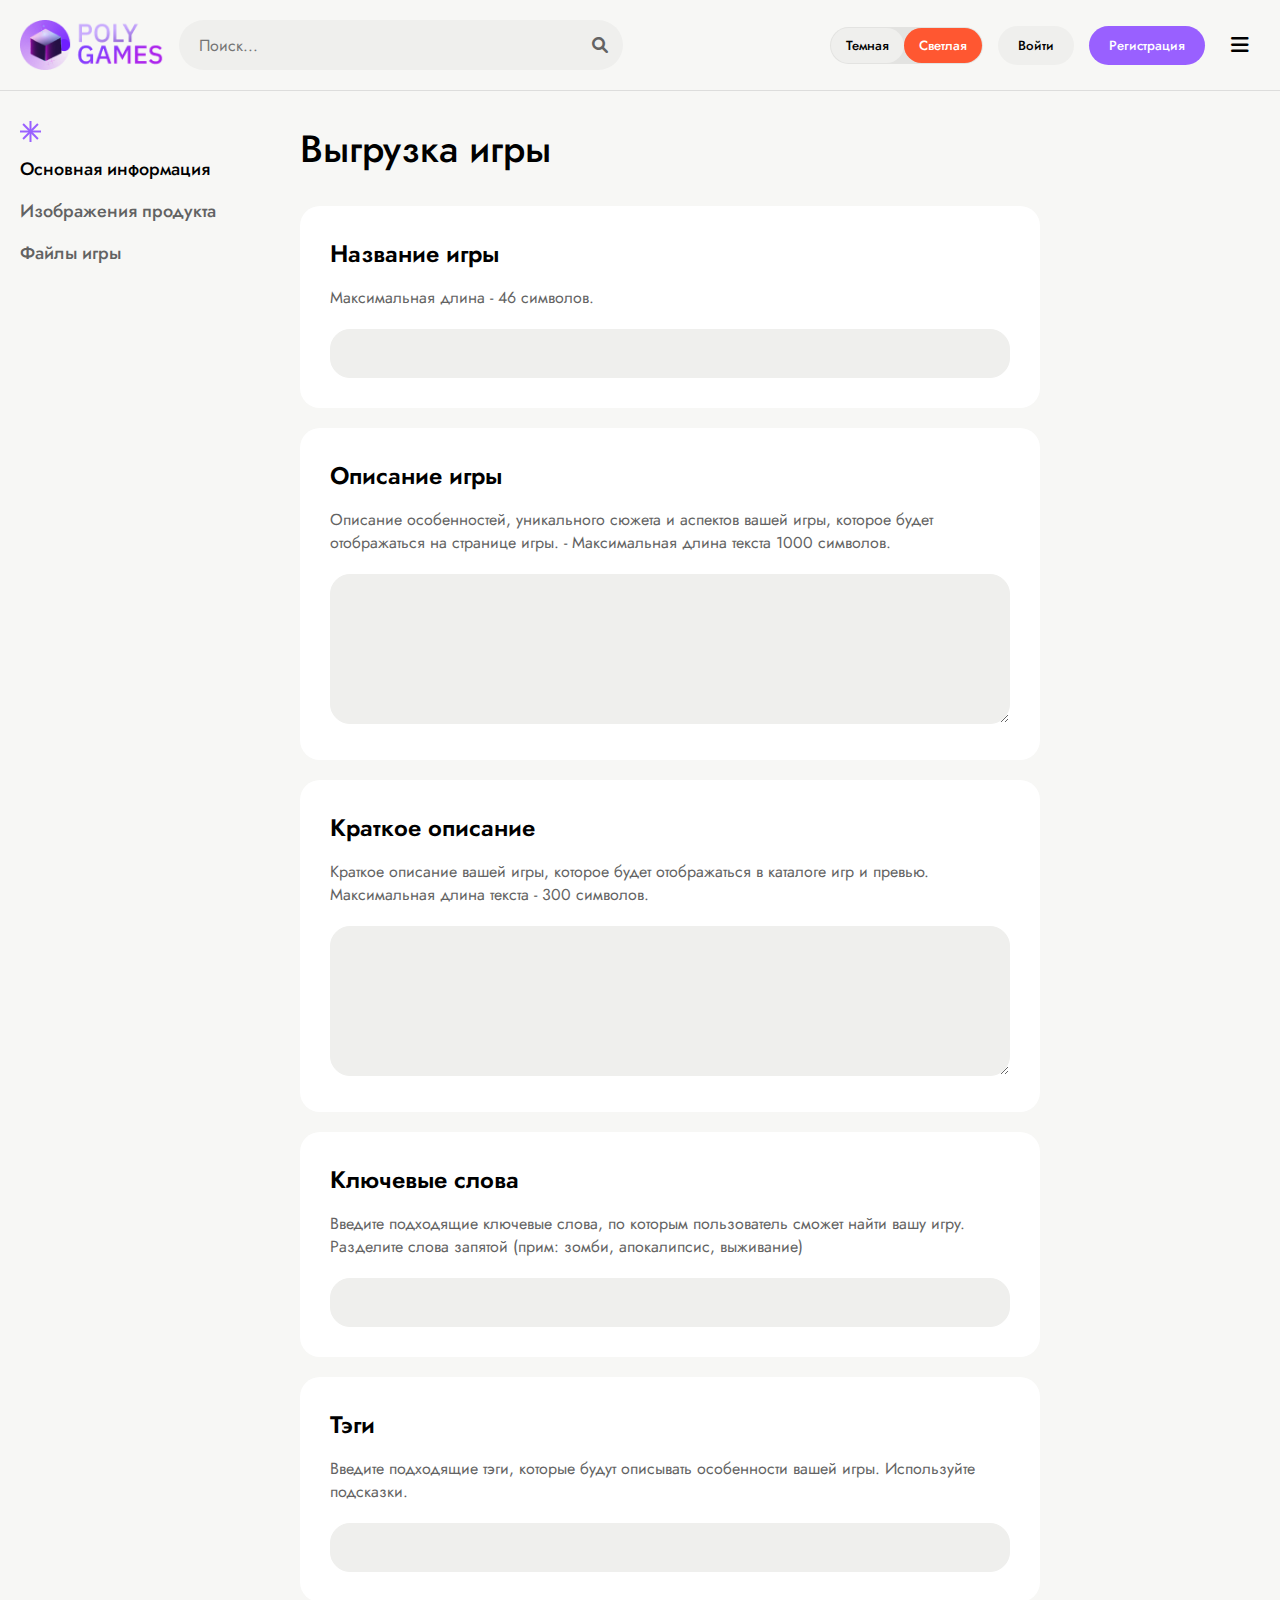
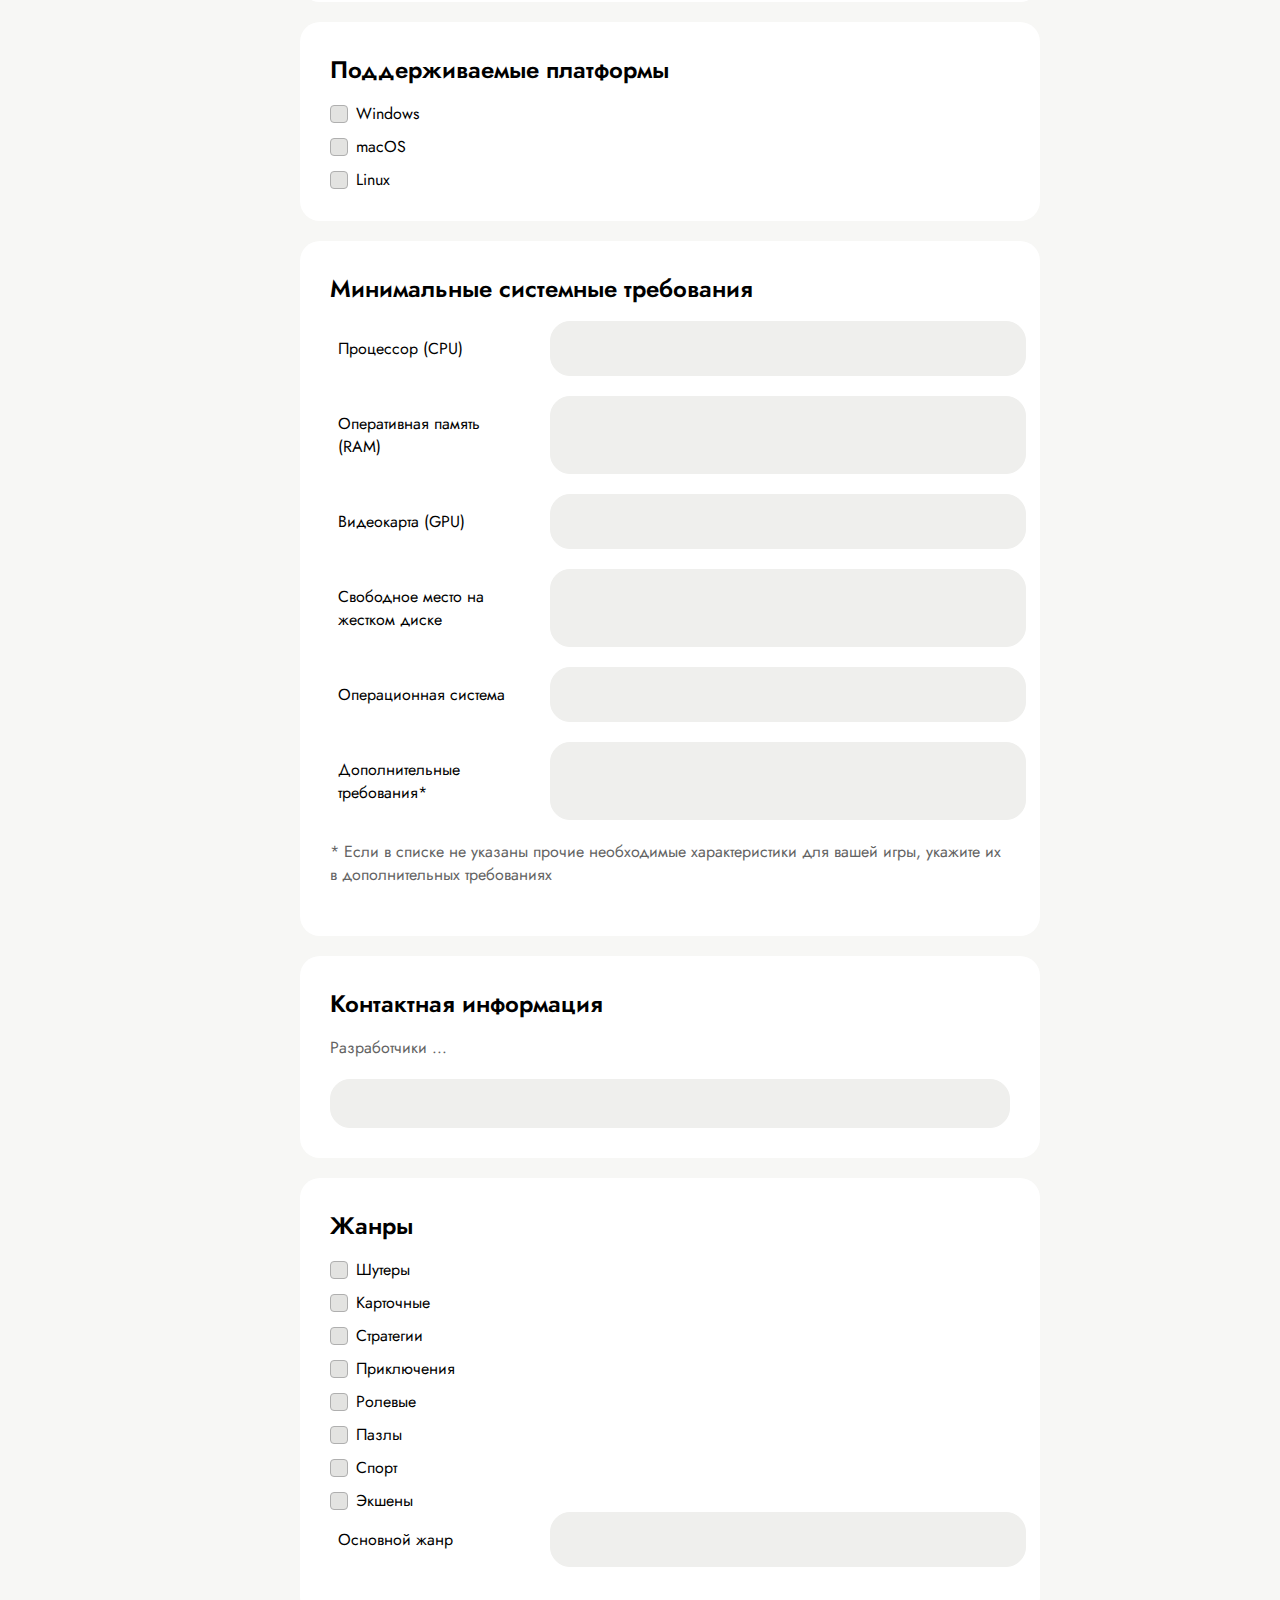
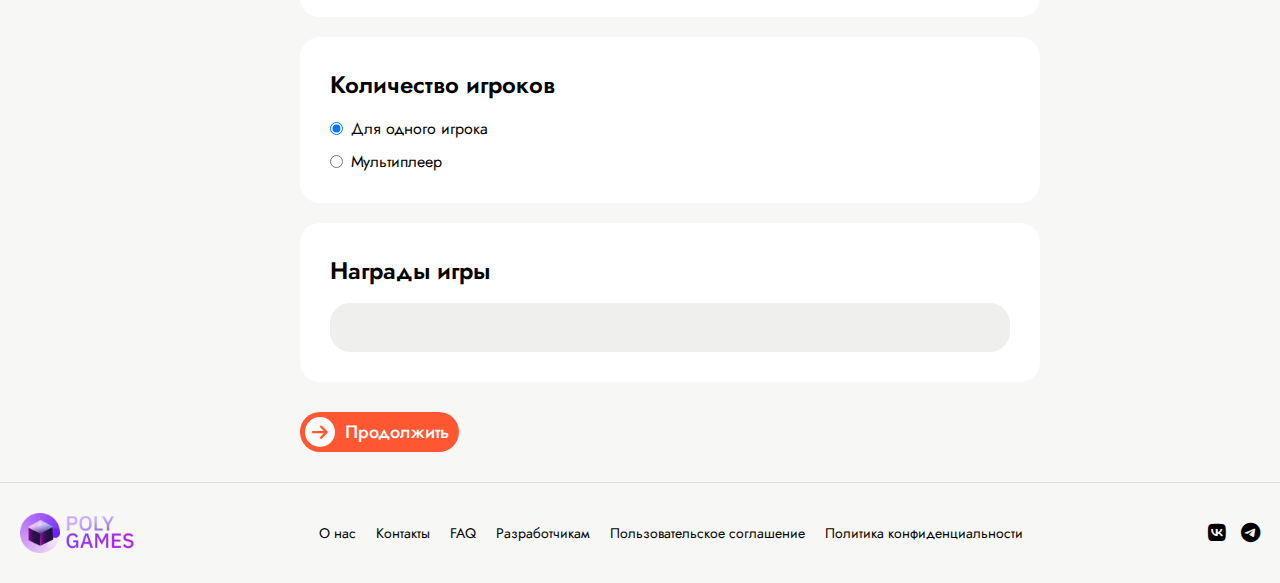
<file: Loading form/index.html>
<!DOCTYPE html>
<html lang="ru">
<head>
    <meta charset="UTF-8">
    <meta name="viewport" content="width=device-width, initial-scale=1.0">
    <title>Выгрузка игры</title>
    <link href="https://fonts.googleapis.com/css2?family=Jost:wght@400;500;600&display=swap" rel="stylesheet">
    <link rel="stylesheet" href="https://cdnjs.cloudflare.com/ajax/libs/font-awesome/6.0.0-beta3/css/all.min.css">
    <link rel="stylesheet" href="styles.css">
</head>
<body>
    <header>
        <div class="container">
            <div class="header-content">
                <div class="logo-container">
                    <img src="poly_games.png" alt="Logo" class="logo">
                    <img src="mospoly.png" alt="University Logo" class="university-logo">
                    <div class="search-bar">
                        <input type="text" placeholder="Поиск...">
                        <i class="fas fa-search"></i>
                    </div>
                </div>
                <div class="header-actions">
                    <div class="theme-switcher">
                        <button class="btn-theme dark" data-theme="dark">Темная</button>
                        <button class="btn-theme light" data-theme="light">Светлая</button>
                    </div>
                    <button class="btn btn-login">Войти</button>
                    <button class="btn btn-register">Регистрация</button>
                    <button class="btn btn-menu" id="menu-toggle">
                        <i class="fas fa-bars"></i>
                    </button>
                </div>
                <div class="mobile-menu-icon">
                    <i class="fas fa-bars"></i>
                </div>
            </div>
        </div>
    </header>

    <main class="main-content">
        <div class="container">
            <div class="main-layout">
                <aside class="sidebar" id="sidebar">
                    <ul class="sidebar-list">
                        <li>
                            <svg width="21" height="21" viewBox="0 0 21 21" fill="none" xmlns="http://www.w3.org/2000/svg">
                            <path d="M10.5 0V21" stroke="#9960FF" stroke-width="2"/>
                            <path d="M0 10.5L21 10.5" stroke="#9960FF" stroke-width="2"/>
                            <path d="M3.07422 3.0752L17.9235 17.9244" stroke="#9960FF" stroke-width="2"/>
                            <path d="M3.07422 17.9248L17.9235 3.07556" stroke="#9960FF" stroke-width="2"/>
                            </svg>
                        </li>
                        <li class="sidebar-item">
                            <a href="#" class="sidebar-link active" data-page="main-info">Основная информация</a>
                        </li>
                        <li class="sidebar-item">
                            <a href="#" class="sidebar-link" data-page="images-page">Изображения продукта</a>
                        </li>
                        <li class="sidebar-item">
                            <a href="#" class="sidebar-link">Файлы игры</a>
                        </li>
                    </ul>
                </aside>

                <section class="content-area" id="main-info">
                    <h1 class="page-title">Выгрузка игры</h1>
                    
                    <div class="card">
                        <h2 class="card-title">Название игры</h2>
                        <p class="card-text">Максимальная длина - 46 символов.</p>
                        <input type="text" class="form-control" maxlength="46">
                        <div class="loading-image"></div>
                    </div>
                    
                    <div class="card">
                        <h2 class="card-title">Описание игры</h2>
                        <p class="card-text">Описание особенностей, уникального сюжета и аспектов вашей игры, которое будет отображаться на странице игры. - Максимальная длина текста 1000 символов.</p>
                        <textarea class="form-control" maxlength="1000"></textarea>
                        <div class="loading-image"></div>
                    </div>
                    
                    <div class="card">
                        <h2 class="card-title">Краткое описание</h2>
                        <p class="card-text">Краткое описание вашей игры, которое будет отображаться в каталоге игр и превью. Максимальная длина текста - 300 символов.</p>
                        <textarea class="form-control" maxlength="300"></textarea>
                        <div class="loading-image"></div>
                    </div>
                    
                    <div class="card">
                        <h2 class="card-title">Ключевые слова</h2>
                        <p class="card-text">Введите подходящие ключевые слова, по которым пользователь сможет найти вашу игру. Разделите слова запятой (прим: зомби, апокалипсис, выживание)</p>
                        <input type="text" class="form-control">
                        <div class="loading-image"></div>
                    </div>
                    
                    <div class="card">
                        <h2 class="card-title">Тэги</h2>
                        <p class="card-text">Введите подходящие тэги, которые будут описывать особенности вашей игры. Используйте подсказки.</p>
                        <input type="text" class="form-control">
                        <div class="loading-image"></div>
                    </div>
                    
                    <div class="card">
                        <h2 class="card-title">Поддерживаемые платформы</h2>
                        <div class="checkbox-group">
                            <label class="checkbox-label">
                                <input type="checkbox" class="checkbox-input"> Windows
                            </label>
                            <label class="checkbox-label">
                                <input type="checkbox" class="checkbox-input"> macOS
                            </label>
                            <label class="checkbox-label">
                                <input type="checkbox" class="checkbox-input"> Linux
                            </label>
                        </div>
                        <div class="loading-image"></div>
                    </div>
                    
                    <div class="card">
                        <h2 class="card-title">Минимальные системные требования</h2>
                        <div class="form-group">
                            <label for="text">Процессор (CPU)</label>
                            <input type="text" class="form-control" placeholder="">
                        </div>
                        <div class="form-group">
                            <label for="text">Оперативная память (RAM)</label>
                            <input type="text" class="form-control" placeholder="">
                        </div>
                        <div class="form-group">
                            <label for="text">Видеокарта (GPU)</label>
                            <input type="text" class="form-control" placeholder="">
                        </div>
                        <div class="form-group">
                            <label for="text">Свободное место на жестком диске</label>
                            <input type="text" class="form-control" placeholder="">
                        </div>
                        <div class="form-group">
                            <label for="text">Операционная система</label>
                            <input type="text" class="form-control" placeholder="">
                        </div>
                        <div class="form-group">
                            <label for="text">Дополнительные требования*</label>
                            <input type="text" class="form-control" placeholder="">
                        </div>
                        <p class="card-text">* Если в списке не указаны прочие необходимые характеристики для вашей игры, укажите их в дополнительных требованиях</p>
                        <div class="loading-image"></div>
                    </div>
                    
                    <div class="card">
                        <h2 class="card-title">Контактная информация</h2>
                        <p class="card-text">Разработчики ...</p>
                        <input type="text" class="form-control">
                        <div class="loading-image"></div>
                    </div>
                    
                    <div class="card">
                        <h2 class="card-title">Жанры</h2>
                        <div class="checkbox-group">
                            <label class="checkbox-label">
                                <input type="checkbox" class="checkbox-input"> Шутеры
                            </label>
                            <label class="checkbox-label">
                                <input type="checkbox" class="checkbox-input"> Карточные
                            </label>
                            <label class="checkbox-label">
                                <input type="checkbox" class="checkbox-input"> Стратегии
                            </label>
                            <label class="checkbox-label">
                                <input type="checkbox" class="checkbox-input"> Приключения
                            </label>
                            <label class="checkbox-label">
                                <input type="checkbox" class="checkbox-input"> Ролевые
                            </label>
                            <label class="checkbox-label">
                                <input type="checkbox" class="checkbox-input"> Пазлы
                            </label>
                            <label class="checkbox-label">
                                <input type="checkbox" class="checkbox-input"> Спорт
                            </label>
                            <label class="checkbox-label">
                                <input type="checkbox" class="checkbox-input"> Экшены
                            </label>
                        </div>
                        <div class="form-group">
                            <label for="text">Основной жанр</label>
                            <input type="text" class="form-control" placeholder="">
                        </div>
                        <div class="loading-image"></div>
                    </div>
                    
<div class="card">
    <h2 class="card-title">Количество игроков</h2>
    <div class="radio-group">
        <label class="radio-label">
            <input type="radio" name="players" class="radio-input" value="single" checked>
            <span>Для одного игрока</span>
        </label>
        <label class="radio-label">
            <input type="radio" name="players" class="radio-input" value="multi">
            <span>Мультиплеер</span>
        </label>
    </div>
    <div class="loading-image"></div>
</div>
                    
                    <div class="card">
                        <h2 class="card-title">Награды игры</h2>
                        <input type="text" class="form-control">
                        <div class="loading-image"></div>
                    </div>
                    
                    <button class="btn btn-continue">Продолжить</button>
                </section>

                <section class="content-area" id="images-page" style="display: none;">
                    <h1 class="page-title">Изображения продукта</h1>
                    
                    <div class="card">
                        <h2 class="card-title">Иконка</h2>
                        <p class="card-text">Иконка вашей игры, которая будет отображаться в каталоге. Размер 512 х 512 пикселей. Формат PNG.</p>
                        <div class="file-upload">
                            <i class="fas fa-cloud-upload-alt"></i>
                            <p class="file-upload-text">Выберите файл или перетащите его сюда</p>
                        </div>
                        <div class="loading-image"></div>
                    </div>
                    
                    <div class="card">
                        <h2 class="card-title">Обложка</h2>
                        <p class="card-text">Обложка вашей игры, которая будет отображаться на странице игры. Размер 800 х 470 пикселей. Формат PNG.</p>
                        <div class="file-upload">
                            <i class="fas fa-cloud-upload-alt"></i>
                            <p class="file-upload-text">Выберите файл или перетащите его сюда</p>
                        </div>
                        <div class="loading-image"></div>
                    </div>
                    
                    <div class="card">
                        <h2 class="card-title">Скриншоты</h2>
                        <p class="card-text">Скриншоты из вашей игры, которые будут отображаться на странице игры.</p>
                        <div class="file-upload">
                            <i class="fas fa-cloud-upload-alt"></i>
                            <p class="file-upload-text">Выберите файл или перетащите его сюда</p>
                        </div>
                        <div class="loading-image"></div>
                    </div>
                    
                    <div class="card">
                        <h2 class="card-title">Трейлер</h2>
                        <p class="card-text">Представьте элементы игрового процесса, выделив преимущества и уникальные черты игры. Размещение соответствующих промо-материалов в каталоге направлено на привлечение дополнительного внимания пользователей. Соотношение сторон 16 : 9. Формат MP4.</p>
                        <div class="file-upload">
                            <i class="fas fa-cloud-upload-alt"></i>
                            <p class="file-upload-text">Выберите файл или перетащите его сюда</p>
                        </div>
                        <div class="loading-image"></div>
                    </div>
                    
                    <button class="btn btn-continue">Продолжить</button>
                </section>
            </div>
        </div>
    </main>

    <footer>
        <div class="container">
            <div class="footer-content">
                <img src="poly_games.png" alt="Logo" class="footer-logo">
                <div class="footer-links">
                    <a href="#" class="footer-link">О нас</a>
                    <a href="#" class="footer-link">Контакты</a>
                    <a href="#" class="footer-link">FAQ</a>
                    <a href="#" class="footer-link">Разработчикам</a>
                    <a href="#" class="footer-link">Пользовательское соглашение</a>
                    <a href="#" class="footer-link">Политика конфиденциальности</a>
                </div>
                <div class="footer-social">
                    <a href="#" class="social-icon"><i class="fab fa-vk"></i></a>
                    <a href="#" class="social-icon"><i class="fab fa-telegram"></i></a>
                </div>
            </div>
        </div>
    </footer>

    <script src="script.js"></script>
</body>
</html>
</file>
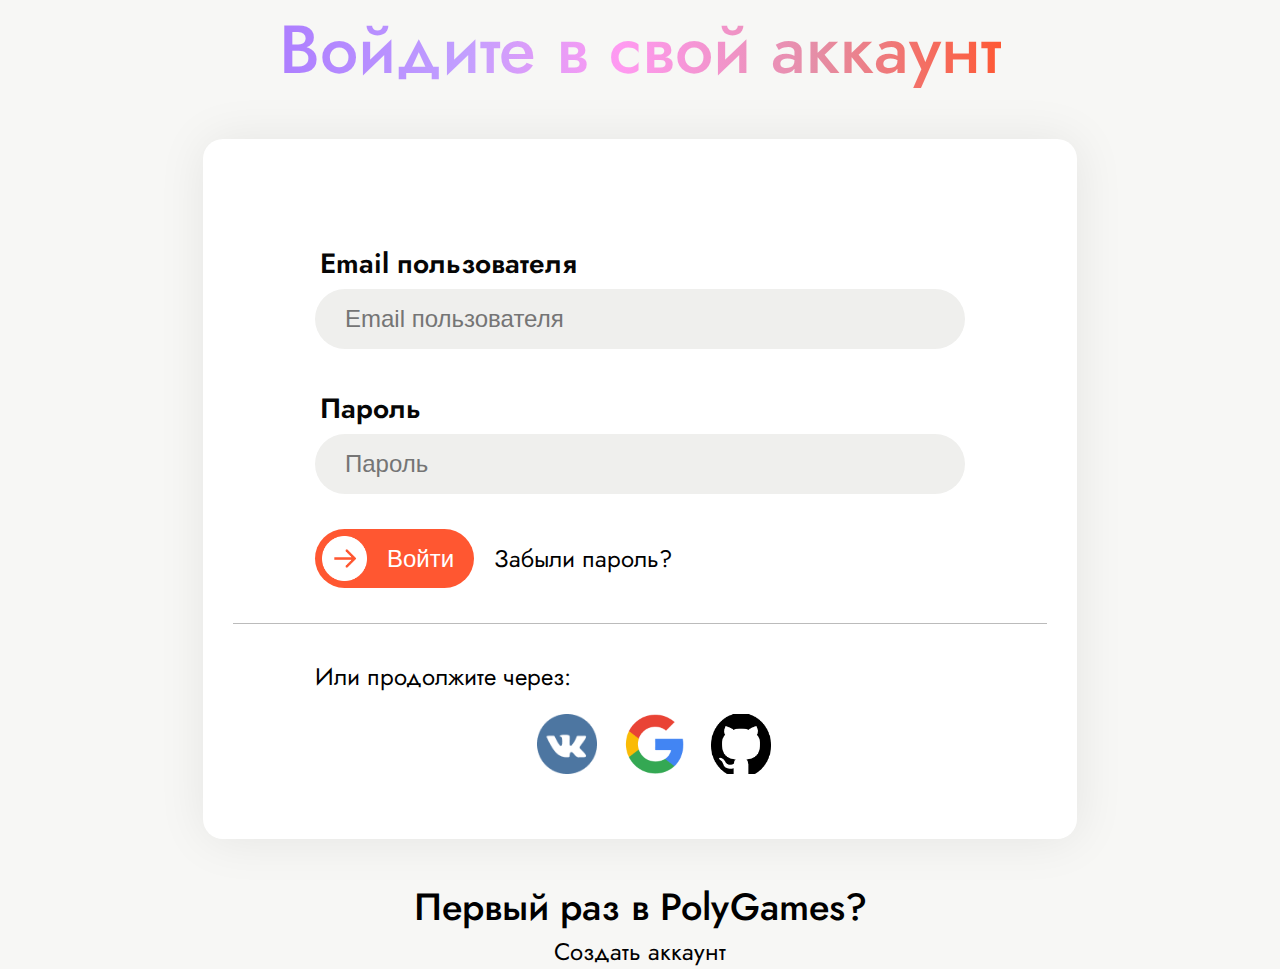
<file: login-page/login.html>
<!DOCTYPE html>
<html lang="ru">
<head>
    <meta charset="UTF-8">
    <meta name="viewport" content="width=device-width, initial-scale=1.0">
    <title>PolyGames - Вход</title>
    <link rel="stylesheet" href="login.css">
    <link rel="preconnect" href="https://fonts.googleapis.com">
<link rel="preconnect" href="https://fonts.gstatic.com" crossorigin>
<link href="https://fonts.googleapis.com/css2?family=Jost:ital,wght@0,100..900;1,100..900&family=PT+Sans+Caption:wght@400;700&display=swap" rel="stylesheet">
</head>
<body>
    <main>
        <div class="login-title">
            <h2>Войдите в свой аккаунт</h2>
        </div>
        <div class="login-box">
            <form>
                <label for="email">Email пользователя</label>
                <input type="email" id="email" placeholder="Email пользователя" required>

                <label for="password">Пароль</label>
                <input type="password" id="password" placeholder="Пароль" required>

                <div class="login-actions">
                    <button type="submit" class="login-btn">
                    <img src="icon/Subbutton.png" alt="">
                    <p>Войти</p>
                    </button>
                    <a href="#" class="forgot-password">Забыли пароль?</a>
                </div>
            </form>
            <div class="line"></div>
            <div class="social-section">
                <p>Или продолжите через:</p>
                <div class="social-btn">
                    <a href="">
                        <img src="icon/vk.png" alt="">
                    </a>
                    <a href="">
                        <img src="icon/google.png" alt="">
                    </a>
                    <a href="">
                        <img src="icon/github.png" alt="">
                    </a>
                </div>
            </div>
        </div>
        <div class="sign-section">
            <h3>Первый раз в PolyGames?</h3>
            <a href="">Создать аккаунт</a>
        </div>
    </main>
</body>
</html>
</file>
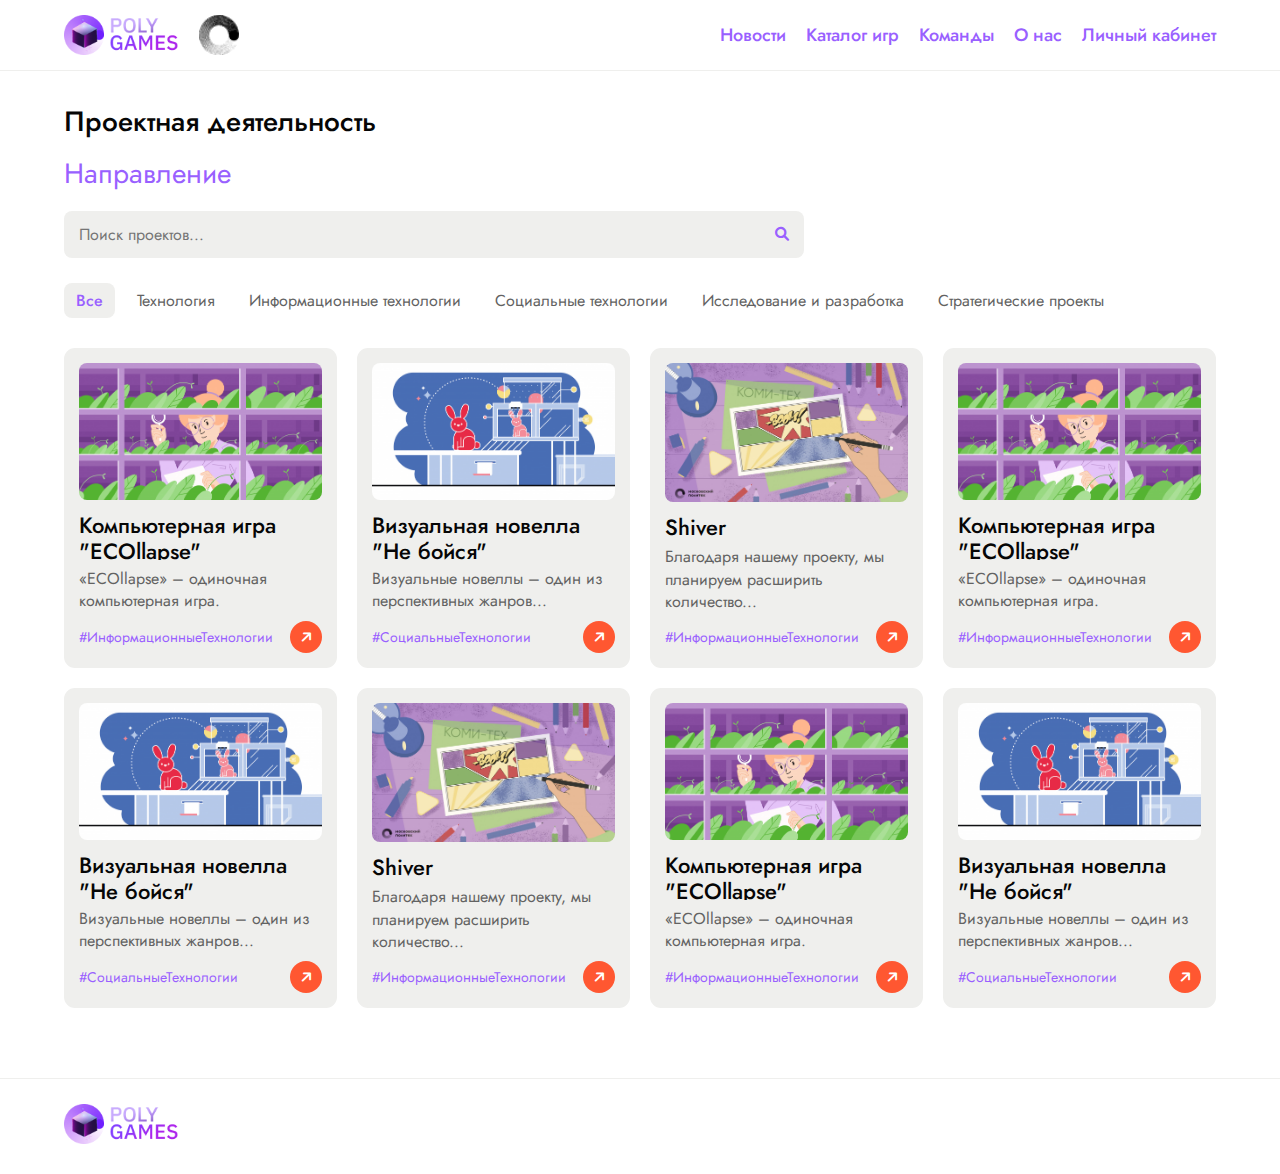
<file: projects page/projects.html>
<!DOCTYPE html>
<html lang="ru">
<head>
    <meta charset="UTF-8">
    <meta name="viewport" content="width=device-width, initial-scale=1.0">
    <title>Проектная деятельность</title>
    <link rel="stylesheet" href="css/style.css">
    <link href="https://fonts.googleapis.com/css2?family=Jost:wght@400;500&display=swap" rel="stylesheet">
    <link rel="stylesheet" href="https://cdnjs.cloudflare.com/ajax/libs/font-awesome/6.0.0-beta3/css/all.min.css">
</head>
<body>
    <header>
        <div class="header-container">
            <div class="logos">
                <img src="images/poly_games.png" alt="Project Logo" class="project-logo">
                <img src="images/mospoly.png" alt="Mospoly Logo" class="university-logo">
            </div>
            <nav class="desktop-nav">
                <a href="#">Новости</a>
                <a href="#">Каталог игр</a>
                <a href="#">Команды</a>
                <a href="#">О нас</a>
                <a href="#">Личный кабинет</a>
            </nav>
            <button class="mobile-menu-toggle">
                <i class="fas fa-bars"></i>
            </button>
            <nav class="mobile-nav">
                <a href="#">Новости</a>
                <a href="#">Каталог игр</a>
                <a href="#">Команды</a>
                <a href="#">О нас</a>
                <a href="#">Личный кабинет</a>
            </nav>
        </div>
    </header>

    <main>
        <section class="projects-section">
            <h1>Проектная деятельность</h1>
            <h2>Направление</h2>
            
            <div class="search-container">
                <input type="text" placeholder="Поиск проектов...">
                <i class="fas fa-search"></i>
            </div>
            
            <div class="filters">
                <span class="filter active">Все</span>
                <span class="filter">Технология</span>
                <span class="filter">Информационные технологии</span>
                <span class="filter">Социальные технологии</span>
                <span class="filter">Исследование и разработка</span>
                <span class="filter">Стратегические проекты</span>
            </div>
            
            <div class="projects-grid">
                <!-- Project 1 -->
                <div class="project-card">
                    <div class="project-image">
                        <img src="images/Courses/ECOllapse.png" alt="ECOllapse">
                    </div>
                    <h3 class="project-title">Компьютерная игра "ECOllapse"</h3>
                    <p class="project-description">«ECOllapse» – одиночная компьютерная игра.</p>
                    <div class="project-footer">
                        <span class="project-category">#ИнформационныеТехнологии</span>
                        <button class="project-link">
                            <i class="fas fa-arrow-up"></i>
                        </button>
                    </div>
                </div>
                
                <!-- Project 2 -->
                <div class="project-card">
                    <div class="project-image">
                        <img src="images/Courses/novella.png" alt="Не бойся">
                    </div>
                    <h3 class="project-title">Визуальная новелла "Не бойся"</h3>
                    <p class="project-description">Визуальные новеллы – один из перспективных жанров...</p>
                    <div class="project-footer">
                        <span class="project-category">#СоциальныеТехнологии</span>
                        <button class="project-link">
                            <i class="fas fa-arrow-up"></i>
                        </button>
                    </div>
                </div>
                
                <!-- Project 3 -->
                <div class="project-card">
                    <div class="project-image">
                        <img src="images/Courses/shiver.png" alt="Shiver">
                    </div>
                    <h3 class="project-title">Shiver</h3>
                    <p class="project-description">Благодаря нашему проекту, мы планируем расширить количество...</p>
                    <div class="project-footer">
                        <span class="project-category">#ИнформационныеТехнологии</span>
                        <button class="project-link">
                            <i class="fas fa-arrow-up"></i>
                        </button>
                    </div>
                </div>
                <div class="project-card">
                    <div class="project-image">
                        <img src="images/Courses/ECOllapse.png" alt="ECOllapse">
                    </div>
                    <h3 class="project-title">Компьютерная игра "ECOllapse"</h3>
                    <p class="project-description">«ECOllapse» – одиночная компьютерная игра.</p>
                    <div class="project-footer">
                        <span class="project-category">#ИнформационныеТехнологии</span>
                        <button class="project-link">
                            <i class="fas fa-arrow-up"></i>
                        </button>
                    </div>
                </div>
                
                <!-- Project 2 -->
                <div class="project-card">
                    <div class="project-image">
                        <img src="images/Courses/novella.png" alt="Не бойся">
                    </div>
                    <h3 class="project-title">Визуальная новелла "Не бойся"</h3>
                    <p class="project-description">Визуальные новеллы – один из перспективных жанров...</p>
                    <div class="project-footer">
                        <span class="project-category">#СоциальныеТехнологии</span>
                        <button class="project-link">
                            <i class="fas fa-arrow-up"></i>
                        </button>
                    </div>
                </div>
                
                <!-- Project 3 -->
                <div class="project-card">
                    <div class="project-image">
                        <img src="images/Courses/shiver.png" alt="Shiver">
                    </div>
                    <h3 class="project-title">Shiver</h3>
                    <p class="project-description">Благодаря нашему проекту, мы планируем расширить количество...</p>
                    <div class="project-footer">
                        <span class="project-category">#ИнформационныеТехнологии</span>
                        <button class="project-link">
                            <i class="fas fa-arrow-up"></i>
                        </button>
                    </div>
                </div>
                <div class="project-card">
                    <div class="project-image">
                        <img src="images/Courses/ECOllapse.png" alt="ECOllapse">
                    </div>
                    <h3 class="project-title">Компьютерная игра "ECOllapse"</h3>
                    <p class="project-description">«ECOllapse» – одиночная компьютерная игра.</p>
                    <div class="project-footer">
                        <span class="project-category">#ИнформационныеТехнологии</span>
                        <button class="project-link">
                            <i class="fas fa-arrow-up"></i>
                        </button>
                    </div>
                </div>
                
                <!-- Project 2 -->
                <div class="project-card">
                    <div class="project-image">
                        <img src="images/Courses/novella.png" alt="Не бойся">
                    </div>
                    <h3 class="project-title">Визуальная новелла "Не бойся"</h3>
                    <p class="project-description">Визуальные новеллы – один из перспективных жанров...</p>
                    <div class="project-footer">
                        <span class="project-category">#СоциальныеТехнологии</span>
                        <button class="project-link">
                            <i class="fas fa-arrow-up"></i>
                        </button>
                    </div>
                </div>
            </div>
        </section>
    </main>

    <footer>
        <div class="footer-container">
            <img src="images/poly_games.png" alt="Project Logo">
        </div>
    </footer>

    <script src="js/script.js"></script>
</body>
</html>
</file>
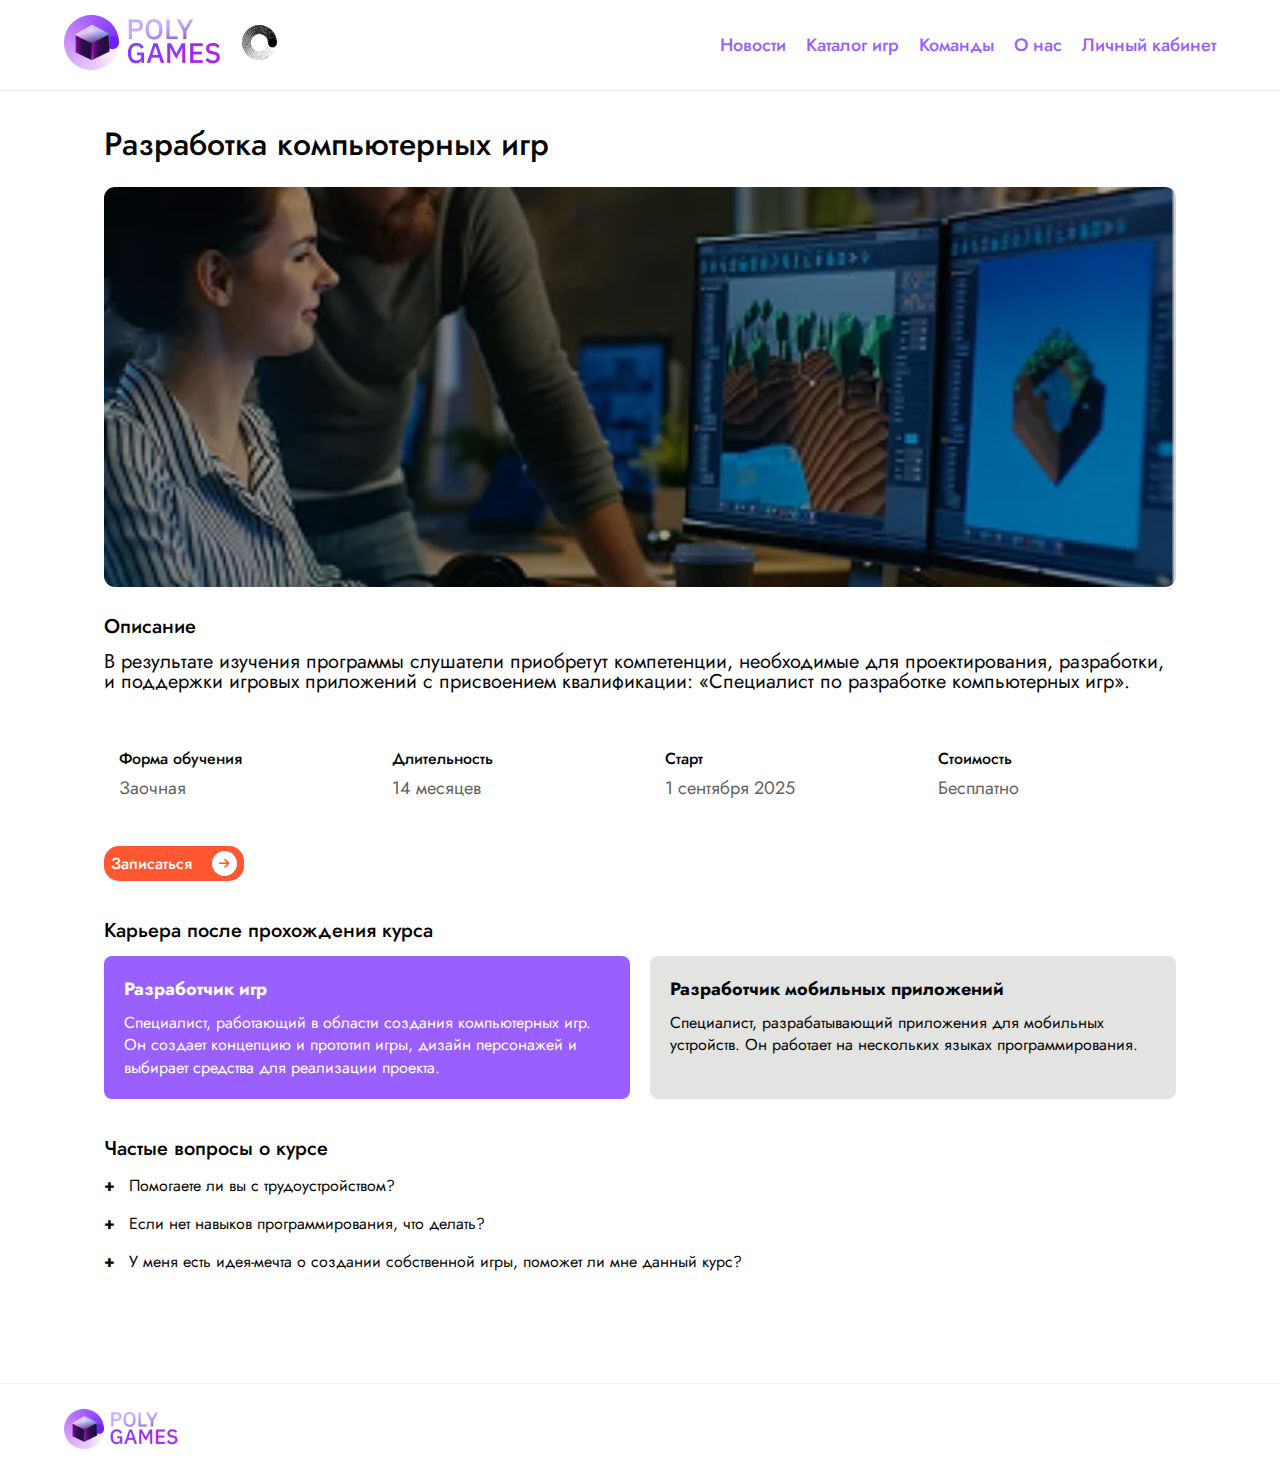
<file: specific course page/specific_course.html>
<!DOCTYPE html>
<html lang="ru">
<head>
    <meta charset="UTF-8">
    <link href="https://fonts.googleapis.com/css2?family=Jost:wght@400;500&display=swap" rel="stylesheet">
    <link rel="stylesheet" href="css/style.css">
    <link rel="stylesheet" href="https://cdnjs.cloudflare.com/ajax/libs/font-awesome/6.0.0-beta3/css/all.min.css">
    <meta name="viewport" content="width=device-width, initial-scale=1.0">
    <title>Детали курса</title>
    <style>
    </style>
    <link rel="stylesheet" href="https://cdnjs.cloudflare.com/ajax/libs/font-awesome/6.0.0-beta3/css/all.min.css">
</head>
<body>
    <!-- Header -->
    <header>
        <div class="header-container">
            <div class="logos">
                <a href="#"><img src="images/poly_games.png" alt="PolyGames Logo" class="PolyGames Logo"></a>
                <a href="https://mospolytech.ru/"><img src="images/mospoly.png" alt="Mospoly Logo" class="MosPoly-logo"></a>
            </div>
            <nav class="desktop-nav">
                <a href="#">Новости</a>
                <a href="#">Каталог игр</a>
                <a href="#">Команды</a>
                <a href="#">О нас</a>
                <a href="#">Личный кабинет</a>
            </nav>
            <button class="mobile-menu-toggle">
                <i class="fas fa-bars"></i>
            </button>
            <nav class="mobile-nav">
                <a href="#">Новости</a>
                <a href="#">Каталог игр</a>
                <a href="#">Команды</a>
                <a href="#">О нас</a>
                <a href="#">Личный кабинет</a>
            </nav>
        </div>
    </header>

    <!-- Main Content -->
    <main class="course-container">
        <h1 class="course-title">Разработка компьютерных игр</h1>
        
        <div class="course-image">
            <img src="images/Courses/course-image.png" alt="Разработка компьютерных игр">
        </div>
        
        <h2 class="section-title">Описание</h2>
        <p class="course-description">
            В результате изучения программы слушатели приобретут компетенции, необходимые для проектирования, разработки, и поддержки игровых приложений с присвоением квалификации: «Специалист по разработке компьютерных игр».
        </p>
        
        <div class="course-details-grid">
            <div class="detail-item">
                <div class="detail-title">Форма обучения</div>
                <div class="detail-value">Заочная</div>
            </div>
            <div class="detail-item">
                <div class="detail-title">Длительность</div>
                <div class="detail-value">14 месяцев</div>
            </div>
            <div class="detail-item">
                <div class="detail-title">Старт</div>
                <div class="detail-value">1 сентября 2025</div>
            </div>
            <div class="detail-item">
                <div class="detail-title">Стоимость</div>
                <div class="detail-value">Бесплатно</div>
            </div>
        </div>
        
        <button class="enroll-button">
            Записаться
            <div class="icon-circle">
                <i class="fas fa-arrow-right"></i>
            </div>
        </button>
        
        <div class="career-section">
            <h2 class="section-title">Карьера после прохождения курса</h2>
            <div class="career-cards">
                <div class="career-card purple">
                    <h3 class="career-card-title">Разработчик игр</h3>
                    <p class="career-card-description">
                        Специалист, работающий в области создания компьютерных игр. Он создает концепцию и прототип игры, дизайн персонажей и выбирает средства для реализации проекта.
                    </p>
                </div>
                <div class="career-card gray">
                    <h3 class="career-card-title">Разработчик мобильных приложений</h3>
                    <p class="career-card-description">
                        Специалист, разрабатывающий приложения для мобильных устройств. Он работает на нескольких языках программирования.
                    </p>
                </div>
            </div>
        </div>
        
        <div class="faq-section">
            <h2 class="section-title">Частые вопросы о курсе</h2>
            <ul class="faq-list">
                <li class="faq-item">Помогаете ли вы с трудоустройством?</li>
                <li class="faq-item">Если нет навыков программирования, что делать?</li>
                <li class="faq-item">У меня есть идея-мечта о создании собственной игры, поможет ли мне данный курс?</li>
            </ul>
        </div>
    </main>

    <!-- Footer -->
    <footer>
        <div class="footer-container">
                <a href="#"><img src="images/poly_games.png" alt="PolyGames Logo" class="PolyGames Logo"></a>
        </div>
    </footer>

    <script>
        // Mobile menu toggle
        const mobileMenuToggle = document.querySelector('.mobile-menu-toggle');
        const mobileNav = document.querySelector('.mobile-nav');

        mobileMenuToggle.addEventListener('click', () => {
            mobileNav.classList.toggle('active');
        });
    </script>
</body>
</html>
</file>
<file: Loading form/styles.css>
:root {
  --primary-color: #9960ff;
  --secondary-color: #ff5731;
  --bg-color: #f7f7f5;
  --card-color: #ffffff;
  --text-color: #000000;
  --light-text: #636363;
  --inactive-text: #626262;
  --button-bg: #efefed;
  --button-text: #000000;
  --checkbox-bg: #e3e3e1;
  --checkbox-border: #afafaf;
  --border-radius: 20px;
  --search-radius: 25px;
}

body.dark-mode {
  --bg-color: #1a1a1a;
  --card-color: #2d2d2d;
  --text-color: #ffffff;
  --light-text: #a0a0a0;
  --inactive-text: #8a8a8a;
  --button-bg: #3d3d3d;
  --button-text: #ffffff;
  --checkbox-bg: #3d3d3d;
  --checkbox-border: #5a5a5a;
}

* {
  margin: 0;
  padding: 0;
  box-sizing: border-box;
  font-family: "Jost", sans-serif;
}

body {
  background-color: var(--bg-color);
  color: var(--text-color);
  min-height: 100vh;
  display: flex;
  flex-direction: column;
  transition: background-color 0.3s, color 0.3s;
}

.container {
  max-width: 1600px;
  width: 100%;
  margin: 0 auto;
  padding: 0 20px;
}

/* Header Styles */
header {
  background-color: var(--bg-color);
  padding: 20px 0;
  border-bottom: 1px solid rgba(0, 0, 0, 0.1);
}

.header-content {
  display: flex;
  justify-content: space-between;
  align-items: center;
}

.logo-container {
  display: flex;
  align-items: center;
  gap: 15px;
}

.logo {
  height: 50px;
}

.university-logo {
  height: 40px;
  display: none;
}

.search-bar {
  position: relative;
  width: 444px;
  height: 50px;
}

.search-bar input {
  width: 100%;
  height: 100%;
  border-radius: var(--search-radius);
  border: none;
  background-color: var(--button-bg);
  padding: 0 20px;
  font-size: 16px;
  color: var(--light-text);
}

.search-bar i {
  position: absolute;
  right: 15px;
  top: 50%;
  transform: translateY(-50%);
  color: var(--light-text);
}

.header-actions {
  display: flex;
  align-items: center;
  gap: 15px;
}

.theme-switcher {
  display: flex;
  background-color: var(--checkbox-bg);
  border-radius: var(--search-radius);
  padding: 1px;
}

.btn-theme {
  padding: 8px 15px;
  border-radius: 20px;
  border: none;
  font-weight: 500;
  cursor: pointer;
  background-color: transparent;
  background-color: var(--button-bg);
  color: var(--button-text);
  transition: all 0.3s;
}

.btn-theme.active {
  background-color: var(--secondary-color);
  color: white;
}

.btn {
  padding: 10px 20px;
  border-radius: var(--border-radius);
  border: none;
  font-weight: 500;
  cursor: pointer;
  transition: all 0.3s;
  display: flex;
  align-items: center;
  gap: 8px;
}

.btn-register {
  background-color: var(--primary-color);
  color: white;
}

.btn-login {
  background-color: var(--button-bg);
  color: var(--button-text);
}

.btn-menu {
  background-color: transparent;
  color: var(--text-color);
  font-size: 20px;
  width: 40px;
  height: 40px;
  display: flex;
  align-items: center;
  justify-content: center;
}

.mobile-menu-icon {
  display: none;
  font-size: 24px;
  cursor: pointer;
}

/* Main Content Styles */
.main-content {
  flex: 1;
  padding: 30px 0;
}

.main-layout {
  display: flex;
  gap: 30px;
}

.sidebar {
  width: 250px;
  flex-shrink: 0;
  transition: transform 0.3s;
}

.sidebar.hidden {
  transform: translateX(-100%);
}

.sidebar-list {
  list-style: none;
}

.sidebar-item {
  position: relative;
}

.sidebar-link {
  color: var(--inactive-text);
  text-decoration: none;
  font-size: 18px;
  font-weight: 500;
  display: block;
  padding: 8px 0;
  transition: color 0.3s;
}

.sidebar-link.active {
  color: var(--text-color);
}

.content-area {
  flex: 1;
  max-width: 740px;
}

.page-title {
  font-size: 38px;
  font-weight: 500;
  margin-bottom: 30px;
}

.card {
  background-color: var(--card-color);
  border-radius: var(--border-radius);
  padding: 30px;
  margin-bottom: 20px;
}

.card-title {
  font-size: 24px;
  font-weight: 600;
  margin-bottom: 15px;
}

.card-text {
  font-size: 16px;
  font-weight: 400;
  margin-bottom: 20px;
  color: var(--light-text);
}

/* Form Elements */
.form-group {
  display: grid;
  grid-template-columns: 30% 70%;
  gap: 1rem;
  margin-bottom: 20px;
}

.form-group label {
    padding: 1rem 0.5rem;
}
.form-control {
  width: 100%;
  padding: 12px 15px;
  border-radius: var(--border-radius);
  border: 1px solid var(--button-bg);
  background-color: var(--button-bg);
  font-size: 16px;
  color: var(--text-color);
}

textarea.form-control {
  min-height: 150px;
  resize: vertical;
}

.checkbox-group {
  display: flex;
  flex-direction: column;
  gap: 10px;
  margin-top: 15px;
}

.checkbox-label {
  display: flex;
  align-items: center;
  gap: 8px;
  cursor: pointer;
}

.checkbox-input {
  width: 18px;
  height: 18px;
  appearance: none;
  border: 1px solid var(--checkbox-border);
  border-radius: 4px;
  background-color: var(--checkbox-bg);
  cursor: pointer;
  position: relative;
  transition: background-color 0.3s;
}

.checkbox-input:checked {
  background-color: var(--text-color);
}

.checkbox-input:checked::after {
  content: "\f00c";
  font-family: "Font Awesome 6 Free";
  font-weight: 900;
  position: absolute;
  top: 50%;
  left: 50%;
  transform: translate(-50%, -50%);
  color: var(--card-color);
  font-size: 12px;
}

.radio-group {
  display: flex;
  flex-direction: column;
  gap: 10px;
  margin-top: 15px;
}

.radio-label {
  display: flex;
  align-items: center;
  gap: 8px;
  cursor: pointer;
}

.radio- {
  width: 18px;
  height: 18px;
  appearance: none;
  border: 1px solid var(--checkbox-border);
  border-radius: 50%;
  background-color: var(--checkbox-bg);
  cursor: pointer;
  position: relative;
  transition: background-color 0.3s;
}

.radio-input:checked {
  background-color: var(--text-color);
}

.radio-input:checked::after {
  content: "";
  position: absolute;
  top: 50%;
  left: 50%;
  transform: translate(-50%, -50%);
  width: 8px;
  height: 8px;
  background-color: var(--card-color);
  border-radius: 50%;
}

/* Continue Button */
.btn-continue {
  background-color: var(--secondary-color);
  color: white;
  padding: 7px 10px;
  font-size: 18px;
  margin-top: 30px;
  position: relative;
  padding-left: 45px;
}

.btn-continue::before {
  content: "\f061";
  font-family: "Font Awesome 6 Free";
  font-weight: 900;
  position: absolute;
  left: 5px;
  top: 50%;
  transform: translateY(-50%);
  width: 30px;
  height: 30px;
  background-color: white;
  color: var(--secondary-color);
  border-radius: 50%;
  display: flex;
  align-items: center;
  justify-content: center;
}

.file-upload {
  border: 2px dashed var(--button-bg);
  border-radius: var(--border-radius);
  padding: 40px;
  text-align: center;
  cursor: pointer;
  margin-top: 20px;
}

.file-upload i {
  font-size: 40px;
  color: var(--light-text);
  margin-bottom: 15px;
}

.file-upload-text {
  font-size: 16px;
  color: var(--light-text);
}

/* Footer Styles */
footer {
  background-color: var(--bg-color);
  padding: 30px 0;
  border-top: 1px solid rgba(0, 0, 0, 0.1);
}

.footer-content {
  display: flex;
  justify-content: space-between;
  align-items: center;
}

.footer-logo {
  height: 40px;
}

.footer-links {
  display: flex;
  gap: 20px;
}

.footer-link {
  color: var(--text-color);
  text-decoration: none;
  font-size: 14px;
}

.footer-social {
  display: flex;
  gap: 15px;
}

.social-icon {
  color: var(--text-color);
  font-size: 20px;
}

/* Mobile Styles */
@media (max-width: 992px) {
  .container {
    padding: 0 15px;
  }

  .mobile-menu-icon {
    display: block;
  }

  .btn-menu {
    display: none;
  }

  .search-bar,
  .theme-switcher,
  .btn-register,
  .btn-login,
  .logo-container .logo {
    display: none;
  }

  .university-logo {
    display: block;
  }

  .main-layout {
    flex-direction: column;
  }

  .sidebar {
    width: 100%;
    position: fixed;
    top: 90px;
    left: 0;
    background-color: var(--bg-color);
    z-index: 100;
    padding: 20px;
    box-shadow: 0 5px 10px rgba(0, 0, 0, 0.1);
    transform: translateX(-100%);
  }

  .sidebar.active {
    transform: translateX(0);
  }

  .sidebar-list {
    display: flex;
    flex-direction: column;
    gap: 15px;
  }

  .sidebar-item {
    margin-bottom: 0;
  }

  .sidebar-item::before {
    display: none;
  }

  .content-area {
    max-width: 100%;
  }

  .footer-links,
  .footer-social {
    display: none;
  }

  .footer-content {
    justify-content: center;
  }
}
</file>
<file: projects page/css/style.css>
/* Base Styles */
* {
    margin: 0;
    padding: 0;
    box-sizing: border-box;
}

body {
    font-family: 'Jost', sans-serif;
    color: #060606;
    background-color: #fff;
    font-size: 14px;
}

/* Header Styles */
header {
    padding: 15px 5%;
    display: flex;
    justify-content: space-between;
    align-items: center;
    border-bottom: 1px solid #EFEFED;
}

.header-container {
    width: 100%;
    display: flex;
    justify-content: space-between;
    align-items: center;
}

.logos {
    display: flex;
    align-items: center;
    gap: 20px;
}

.project-logo, .university-logo {
    height: 40px;
    width: auto;
}

.desktop-nav {
    display: flex;
    gap: 20px;
}

.desktop-nav a {
    text-decoration: none;
    color: #9960FF;
    font-family: 'Jost';
    font-weight: 500;
    font-size: 18px;
    line-height: 100%;
    transition: color 0.3s ease;
}

.desktop-nav a:hover {
    color: #7a4acc;
}

.mobile-menu-toggle {
    display: none;
    background: none;
    border: none;
    font-size: 24px;
    color: #9960FF;
    cursor: pointer;
}

.mobile-nav {
    display: none;
    flex-direction: column;
    position: absolute;
    top: 70px;
    right: 5%;
    background: white;
    padding: 15px;
    border-radius: 8px;
    box-shadow: 0 4px 12px rgba(0,0,0,0.1);
    z-index: 100;
    gap: 10px;
}

.mobile-nav.active {
    display: flex;
}

.mobile-nav a {
    text-decoration: none;
    color: #9960FF;
    font-family: 'Jost';
    font-weight: 500;
    font-size: 16px;
    padding: 8px 0;
    transition: color 0.3s ease;
}

.mobile-nav a:hover {
    color: #7a4acc;
}

/* Main Content Styles */
.projects-section {
    padding: 30px 5%;
}

.projects-section h1 {
    font-family: 'Jost';
    font-weight: 500;
    font-size: 28px;
    margin-bottom: 15px;
}

.projects-section h2 {
    font-family: 'Jost';
    font-weight: 400;
    font-size: 28px;
    line-height: 1.2;
    color: #9960FF;
    margin-bottom: 20px;
}

.search-container {
    position: relative;
    max-width: 740px;
    margin-bottom: 25px;
}

.search-container input {
    width: 100%;
    padding: 12px 15px;
    background-color: #EFEFED;
    border: none;
    border-radius: 8px;
    font-family: 'Jost';
    font-size: 16px;
    transition: box-shadow 0.3s ease;
}

.search-container input:focus {
    outline: none;
    box-shadow: 0 0 0 2px #9960FF;
}

.search-container i {
    position: absolute;
    right: 15px;
    top: 50%;
    transform: translateY(-50%);
    color: #9960FF;
}

.filters {
    display: flex;
    flex-wrap: wrap;
    gap: 10px;
    margin-bottom: 30px;
}

.filter {
    font-family: 'Jost';
    font-weight: 400;
    font-size: 16px;
    color: #626262;
    cursor: pointer;
    padding: 6px 12px;
    border-radius: 8px;
    transition: all 0.3s ease;
}

.filter:hover {
    background-color: #f5f5f5;
}

.filter.active {
    background-color: #EFEFED;
    color: #9960FF;
    font-weight: 500;
}

.projects-grid {
    display: grid;
    grid-template-columns: repeat(auto-fill, minmax(280px, 1fr));
    gap: 20px;
}

.project-card {
    background-color: #EFEFED;
    border-radius: 11px;
    padding: 15px;
    display: flex;
    flex-direction: column;
    transition: transform 0.3s ease, box-shadow 0.3s ease;
    height: 320px;
}

.project-card:hover {
    transform: translateY(-5px);
    box-shadow: 0 10px 20px rgba(0,0,0,0.1);
}

.project-image {
    width: 100%;
    height: 150px;
    border-radius: 8px;
    overflow: hidden;
    margin-bottom: 12px;
}

.project-image img {
    width: 100%;
    height: 100%;
    object-fit: cover;
    transition: transform 0.3s ease;
}

.project-card:hover .project-image img {
    transform: scale(1.05);
}

.project-title {
    font-family: 'Jost';
    font-weight: 500;
    font-size: 22px;
    line-height: 1.2;
    color: #060606;
    margin-bottom: 8px;
    display: -webkit-box;
    -webkit-line-clamp: 2;
    -webkit-box-orient: vertical;
    overflow: hidden;
}

.project-description {
    font-family: 'Jost';
    font-weight: 400;
    font-size: 16px;
    line-height: 1.4;
    color: #626262;
    margin-bottom: 12px;
    display: -webkit-box;
    -webkit-line-clamp: 3;
    -webkit-box-orient: vertical;
    overflow: hidden;
}

.project-footer {
    display: flex;
    justify-content: space-between;
    align-items: center;
    margin-top: auto;
}

.project-category {
    font-family: 'Jost';
    font-weight: 400;
    font-size: 14px;
    color: #9960FF;
}

.project-link {
    width: 32px;
    height: 32px;
    background-color: #FF5731;
    border: none;
    border-radius: 50%;
    color: white;
    display: flex;
    align-items: center;
    justify-content: center;
    cursor: pointer;
    transition: background-color 0.3s ease;
}

.project-link:hover {
    background-color: #e04a2a;
}

.project-link i {
    transform: rotate(45deg);
    font-size: 14px;
}

/* Footer Styles */
footer {
    padding: 25px 5%;
    border-top: 1px solid #EFEFED;
    margin-top: 40px;
}

.footer-container img {
    height: 40px;
}

/* Responsive Styles */
@media (max-width: 1480px) {
    .projects-grid {
        grid-template-columns: repeat(auto-fill, minmax(250px, 1fr));
    }
}

@media (max-width: 768px) {
    .desktop-nav {
        display: none;
    }
    
    .mobile-menu-toggle {
        display: block;
    }
    
    .project-card {
        height: 300px;
    }
    
    .project-image {
        height: 130px;
    }
}

@media (max-width: 480px) {
    
    header {
        padding: 12px 5%;
    }
    
    .logos {
        gap: 12px;
    }
    
    .project-logo, .university-logo {
        height: 35px;
    }
    
    .projects-section h1, 
    .projects-section h2 {
        font-size: 24px;
    }
    
    .search-container input {
        padding: 10px 12px;
        font-size: 14px;
    }
    
    .filters {
        gap: 8px;
    }
    
    .filter {
        font-size: 14px;
        padding: 5px 10px;
    }
    
    .projects-grid {
        gap: 15px;
    }
    
    .project-card {
        height: 280px;
    }
    
    .project-title {
        font-size: 20px;
    }
    
    .project-description {
        font-size: 14px;
    }
}

/* Accessibility Focus Styles */
a:focus, button:focus, input:focus {
    outline: 2px solid #9960FF;
    outline-offset: 2px;
}
</file>
<file: specific course page/css/style.css>
/* Base Styles */
* {
  margin: 0;
  padding: 0;
  box-sizing: border-box;
}

body {
  font-family: "Jost", sans-serif;
  color: #060606;
  background-color: #fff;
  font-size: 14px;
}

/* Header Styles */
header {
  padding: 15px 5%;
  display: flex;
  justify-content: space-between;
  align-items: center;
  border-bottom: 1px solid #efefed;
}

.header-container {
  width: 100%;
  display: flex;
  justify-content: space-between;
  align-items: center;
}

.logos {
  display: flex;
  align-items: center;
  gap: 20px;
}

.project-logo,
.university-logo {
  height: 40px;
  width: auto;
}

.desktop-nav {
  display: flex;
  gap: 20px;
}

.desktop-nav a {
  text-decoration: none;
  color: #9960ff;
  font-family: "Jost";
  font-weight: 500;
  font-size: 18px;
  line-height: 100%;
  transition: color 0.3s ease;
}

.desktop-nav a:hover {
  color: #7a4acc;
}

.mobile-menu-toggle {
  display: none;
  background: none;
  border: none;
  font-size: 24px;
  color: #9960ff;
  cursor: pointer;
}

.mobile-nav {
  display: none;
  flex-direction: column;
  position: absolute;
  top: 70px;
  right: 5%;
  background: white;
  padding: 15px;
  border-radius: 8px;
  box-shadow: 0 4px 12px rgba(0, 0, 0, 0.1);
  z-index: 100;
  gap: 10px;
}

.mobile-nav.active {
  display: flex;
}

.mobile-nav a {
  text-decoration: none;
  color: #9960ff;
  font-family: "Jost";
  font-weight: 500;
  font-size: 16px;
  padding: 8px 0;
  transition: color 0.3s ease;
}

/* Main Content Styles */
.course-container {
  padding: 30px 5%;
  max-width: 1200px;
  margin: 0 auto;
}

.course-title {
  font-family: "Jost";
  font-weight: 500;
  font-size: 32px;
  margin-bottom: 20px;
  color: #060606;
}

.course-image {
  width: 100%;
  height: 400px;
  border-radius: 11px;
  overflow: hidden;
  margin-bottom: 30px;
}

.course-image img {
  width: 100%;
  height: 100%;
  object-fit: cover;
}

.section-title {
  font-family: "Jost";
  font-weight: 500;
  font-size: 20px;
  line-height: 100%;
  color: #000;
  margin-bottom: 15px;
}

.course-description {
  font-family: "Jost";
  font-weight: 400;
  font-size: 20px;
  line-height: 100%;
  color: #060606;
  margin-bottom: 40px;
}

.course-details-grid {
  display: grid;
  grid-template-columns: repeat(4, 1fr);
  gap: 20px;
  margin-bottom: 30px;
}

.detail-item {
  padding: 15px;
  border-radius: 8px;
}

.detail-title {
  font-family: "Jost";
  font-weight: 500;
  font-size: 16px;
  color: #060606;
  margin-bottom: 5px;
}

.detail-value {
  font-family: "Jost";
  font-weight: 400;
  font-size: 18px;
  color: #626262;
}

.enroll-button {
  display: flex;
  align-items: center;
  justify-content: center;
  gap: 20px;
  width: 140px;
  height: 35px;
  background-color: #ff5731;
  color: white;
  border: none;
  border-radius: 15px;
  font-family: "Jost";
  font-weight: 500;
  font-size: 16px;
  cursor: pointer;
  margin-bottom: 40px;
  transition: background-color 0.3s ease;
}

.enroll-button:hover {
  background-color: #e04a2a;
}

.enroll-button .icon-circle {
  width: 20px;
  height: 20px;
  background-color: white;
  border-radius: 50%;
  display: flex;
  align-items: center;
  justify-content: center;
  padding: 0.8rem;
}

.enroll-button .icon-circle i {
  color: #ff5731;
  font-size: 12px;
}

.career-section {
  margin-bottom: 40px;
}

.career-cards {
  display: grid;
  grid-template-columns: repeat(2, 1fr);
  gap: 20px;
}

.career-card {
  padding: 20px;
  border-radius: 8px;
}

.career-card.purple {
  background-color: #9960ff;
  color: white;
}

.career-card.gray {
  background-color: #e3e3e1;
  color: #060606;
}

.career-card-title {
  font-family: "Jost";
  font-weight: 700;
  font-size: 18px;
  margin-bottom: 10px;
}

.career-card-description {
  font-family: "Jost";
  font-weight: 400;
  font-size: 16px;
  line-height: 1.4;
}

.faq-section {
  margin-bottom: 40px;
}

.faq-list {
  list-style-type: none;
}

.faq-item {
  position: relative;
  padding-left: 25px;
  margin-bottom: 15px;
  font-family: "Jost";
  font-weight: 400;
  font-size: 16px;
  color: #060606;
}

.faq-item:before {
  content: "+";
  position: absolute;
  left: 0;
  top: 0;
  color: #000000;
  font-weight: bold;
}

/* Footer Styles */
footer {
  padding: 25px 5%;
  border-top: 1px solid #efefed;
  margin-top: 40px;
}

.footer-container img {
  height: 40px;
}

/* Responsive Styles */
@media (max-width: 768px) {
  .desktop-nav {
    display: none;
  }

  .mobile-menu-toggle {
    display: block;
  }

  .course-title {
    font-size: 28px;
  }

  .course-image {
    height: 300px;
  }

  .course-details-grid {
    grid-template-columns: repeat(2, 1fr);
  }
.career-cards {
  display: grid;
  grid-template-columns: repeat(1, 1fr);  }
}

@media (max-width: 480px) {
  .course-title {
    font-size: 24px;
  }

  .course-image {
    height: 200px;
  }

  .course-description {
    font-size: 16px;
  }

  .section-title {
    font-size: 18px;
  }
}
</file>
<file: login-page/login.css>
/* Reset default browser styles */
* {
  margin: 0;
  padding: 0;
  box-sizing: border-box;
}

/* Body styling */
body {
  background-color: #f7f7f5;
}

/* Main container styling */
main {
  width: 874px;
  display: block;
  margin: 0 auto;
}

hr {
  color: #BBBBBB;
}

/* Login title styling */
.login-title h2 {
  width: fit-content;
  font-family: "Jost";
  font-style: normal;
  font-weight: 500;
  font-size: 68px;
  display: block;
  margin: 0 auto;
  align-items: center;
  background: linear-gradient(
    90.35deg,
    #ad7eff 0%,
    #c29fff 25.72%,
    #ff9af1 47.25%,
    #e58ea7 74.18%,
    #ff5731 100.8%
  );
  -webkit-background-clip: text;
  -webkit-text-fill-color: transparent;
  background-clip: text;
}

/* Login box styling */
.login-box {
  display: flex;
flex-direction: column;
gap: 35px;
  background-color: white;
  border-radius: 20px;
  width: 874px;
  height: 700px;
  padding: 100px 30px;
  margin: 40px 0;
  box-shadow: #00000014 1px 1px 50px;
}

.login-box form, .social-section {
  width: 650px;
  display: block;
  margin: 0 auto; 
}

.line {
  border-bottom: solid 1px #bbb;
}

/* Form label and input styling */
label {
  padding: 5px;
  font-family: "Jost";
  font-style: normal;
  font-weight: 600;
  font-size: 28px;
  line-height: 40px;
  display: flex;
  align-items: center;
  color: #060606;
}

input[type="email"],
input[type="password"] {
  background: #efefed;
  height: 60px;
  width: 650px;
  border-radius: 30px;
  border: none;
  padding: 0 30px;
  color: #adadac;
  margin-bottom: 35px;
  font-size: 24px;
}

.login-actions {
  gap: 20px;
  display: flex;
  align-items: center;
}

/* Login button styling */
.login-btn {
  cursor: pointer;
display: flex;
flex-direction: row;
align-items: center;
padding: 7px 20px 7px 7px;
gap: 20px;
border: none;
background: #FF5731;
color: white;
border-radius: 35px;
font-size: 24px;
}

.login-btn img {
  width: 45px;
}

/* Forgot password link */
.forgot-password {
font-family: 'Jost';
font-style: normal;
font-weight: 400;
font-size: 24px;
line-height: 35px;
color: #000000;
text-decoration: none;
}

.forgot-password:hover {
  text-decoration: underline;
}


/* Или продолжите через: */
.social-section p {
font-family: 'Jost';
font-style: normal;
font-weight: 400;
font-size: 24px;
line-height: 35px;
color: #000000;
}





/* Social buttons section */
.social-btn {
  display: flex;
  justify-content: center;
  gap: 55px;
  margin-top: 20px;
}

.social-btn a {
  display: inline-block;
  width: 32px;
  height: 32px;
}

.social-btn img {
  width: 60px;
  height: 60px;
  object-fit: cover;
}

.sign-section h3 {
font-family: 'Jost';
font-style: normal;
font-weight: 500;
font-size: 38px;
line-height: 55px;
display: block;
align-items: center;
text-align: center;
color: #000000;
}

.sign-section a {
font-family: 'Jost';
text-decoration: none;
font-style: normal;
font-weight: 400;
font-size: 24px;
line-height: 35px;
display: block;
justify-self: center;
align-items: center;
width: fit-content;
color: #000000;
}

.sign-section a:hover {
  text-decoration: underline;
}
</file>
